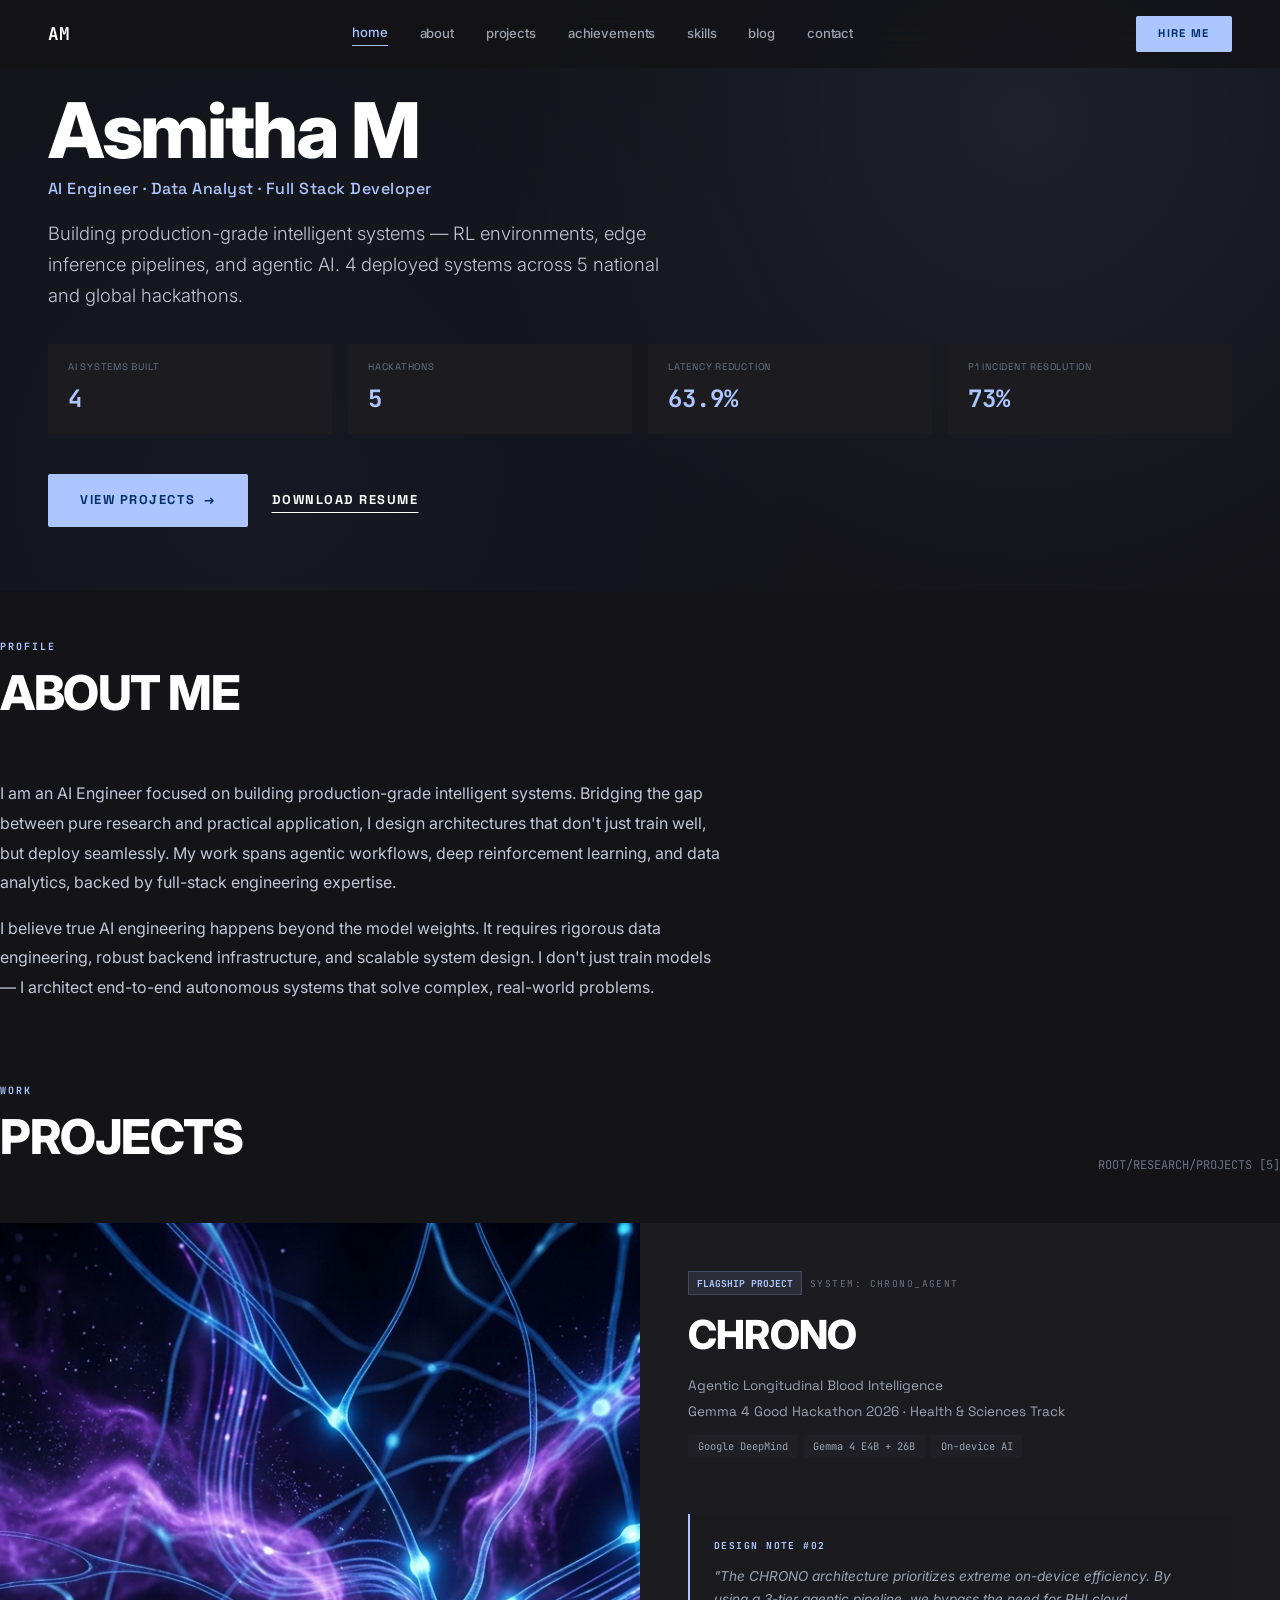
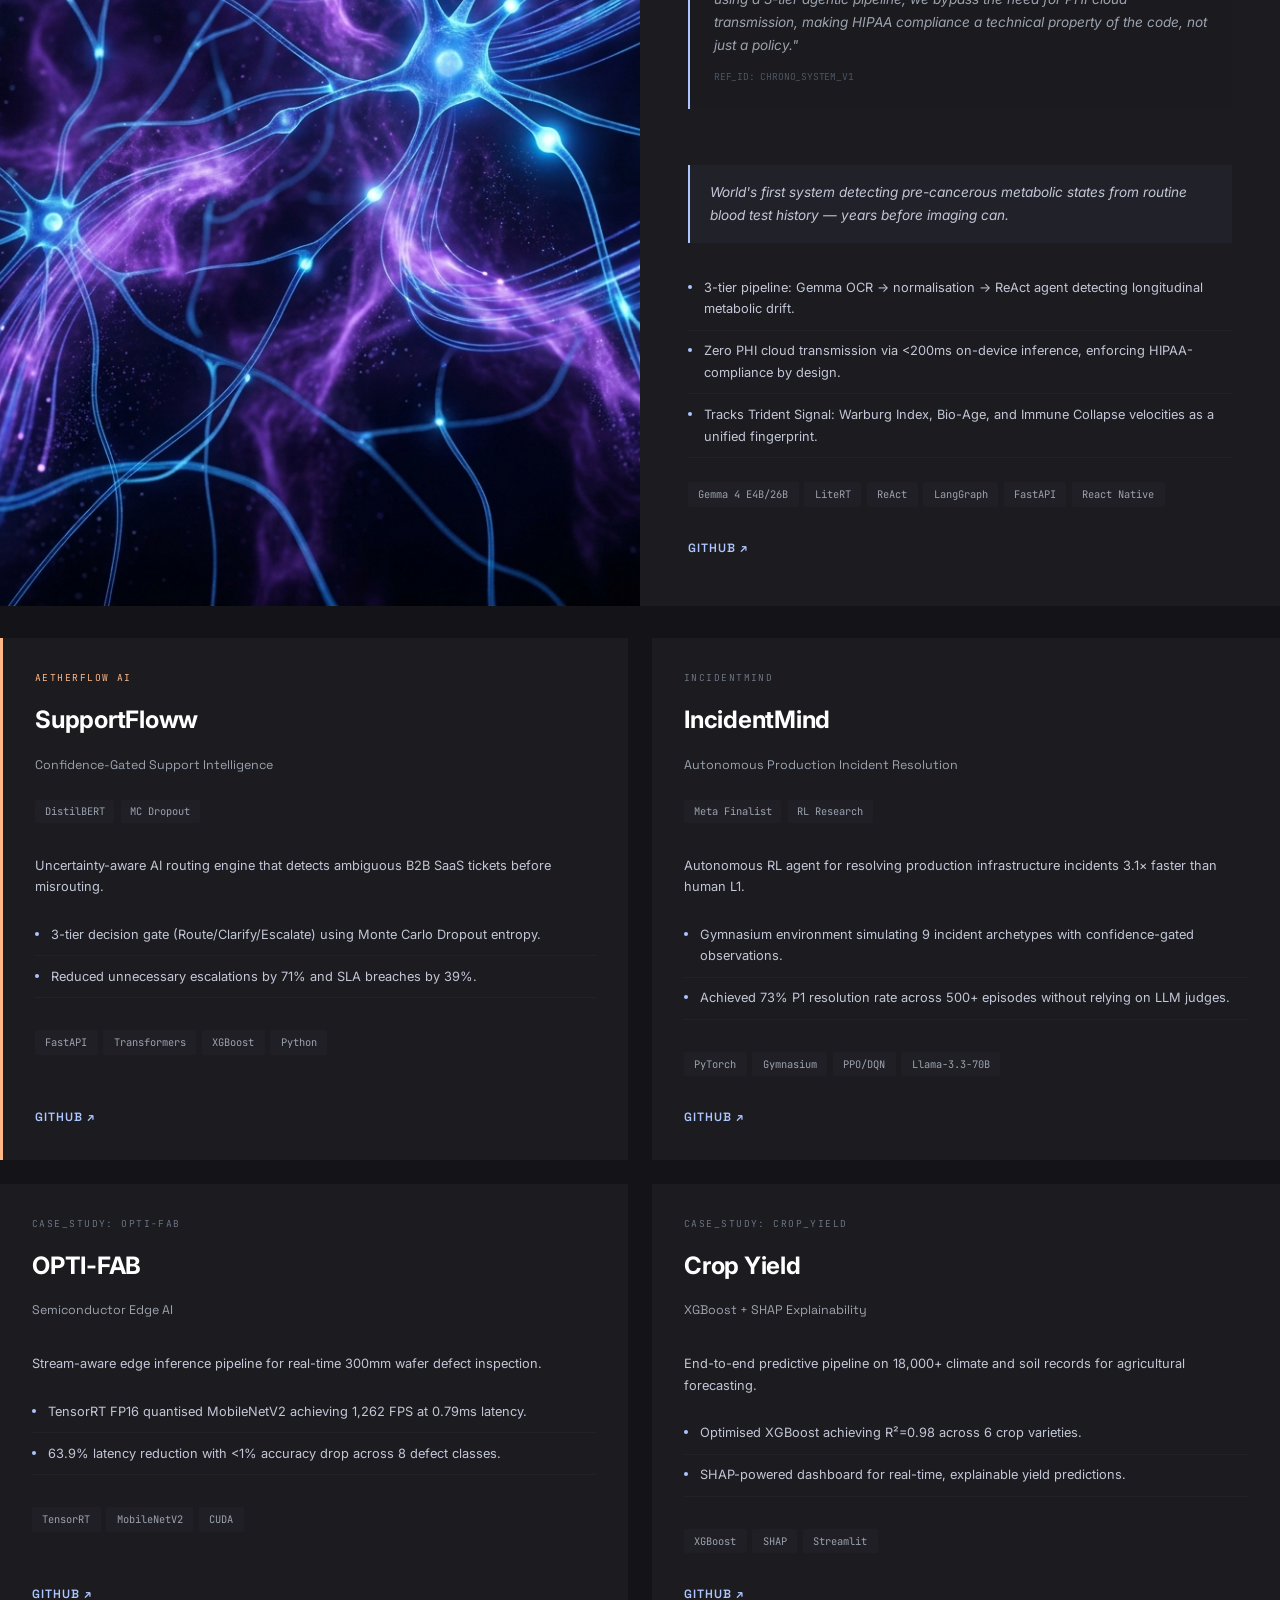
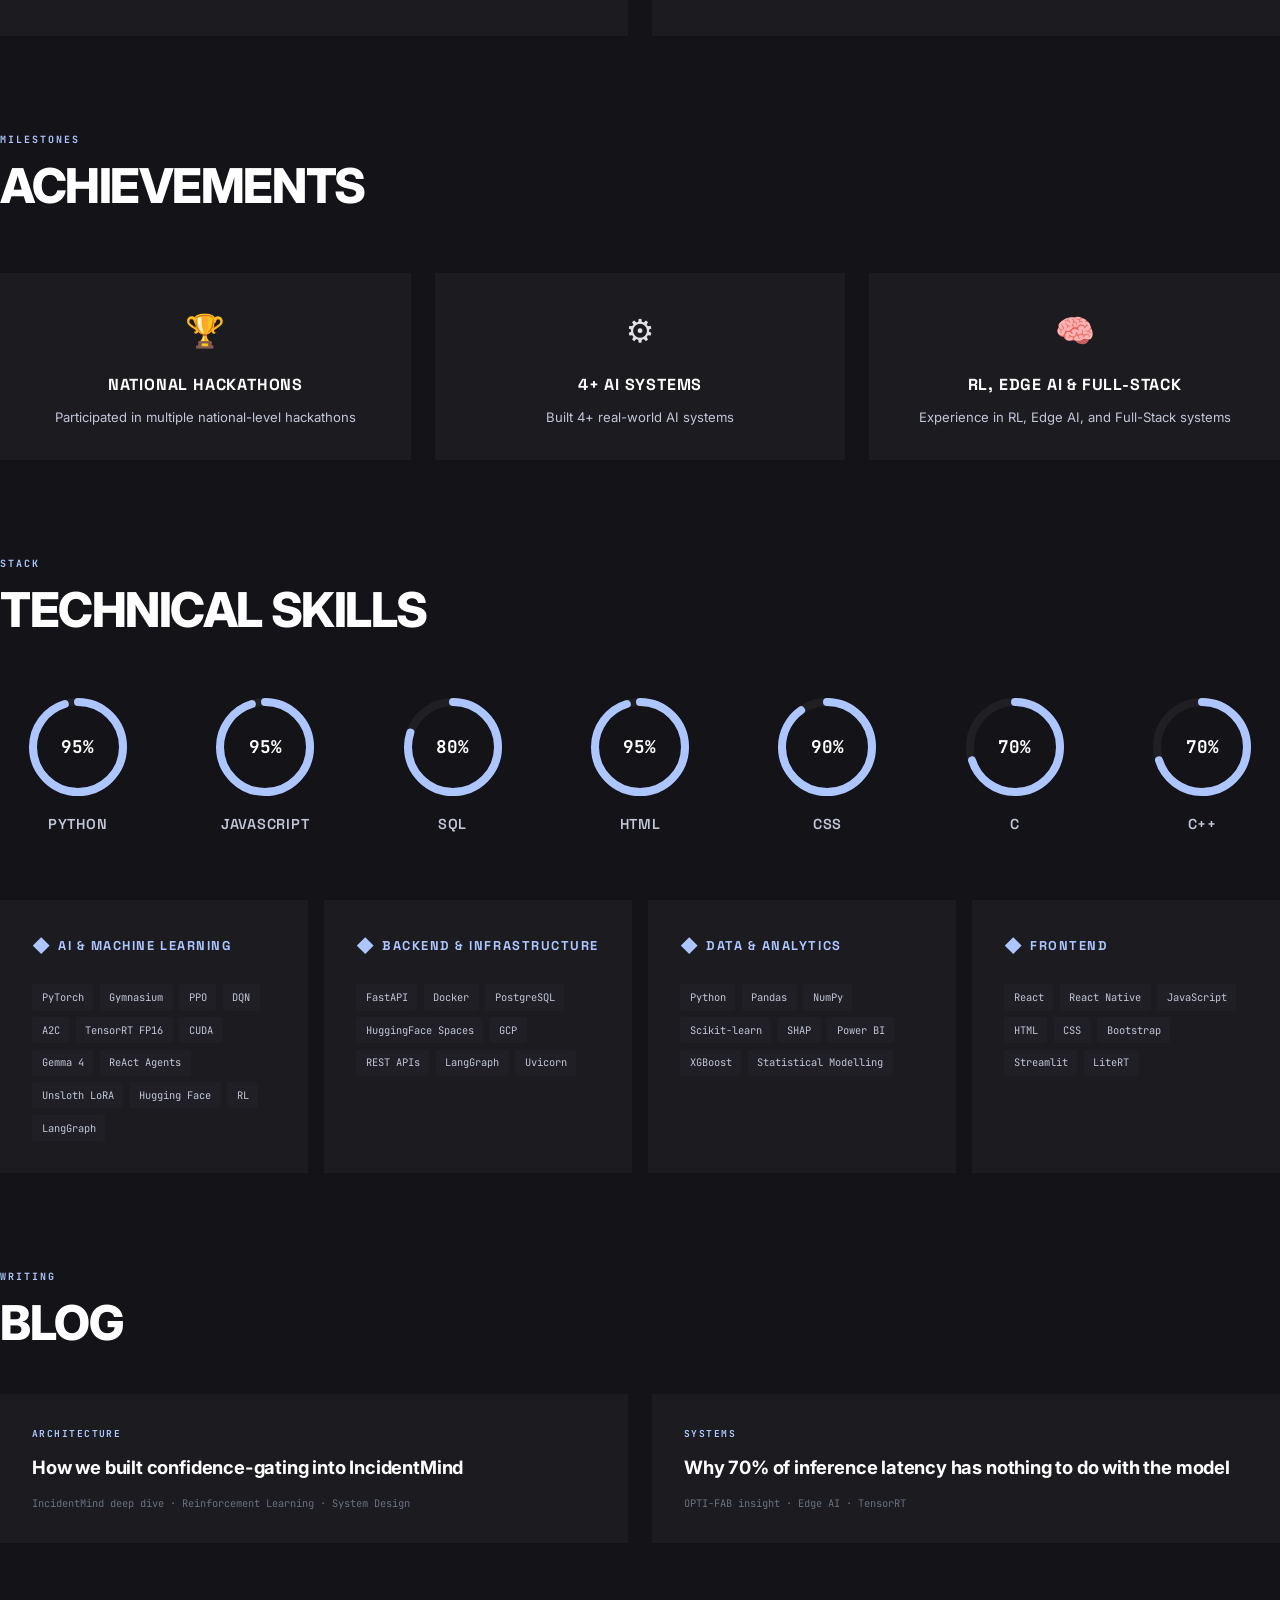
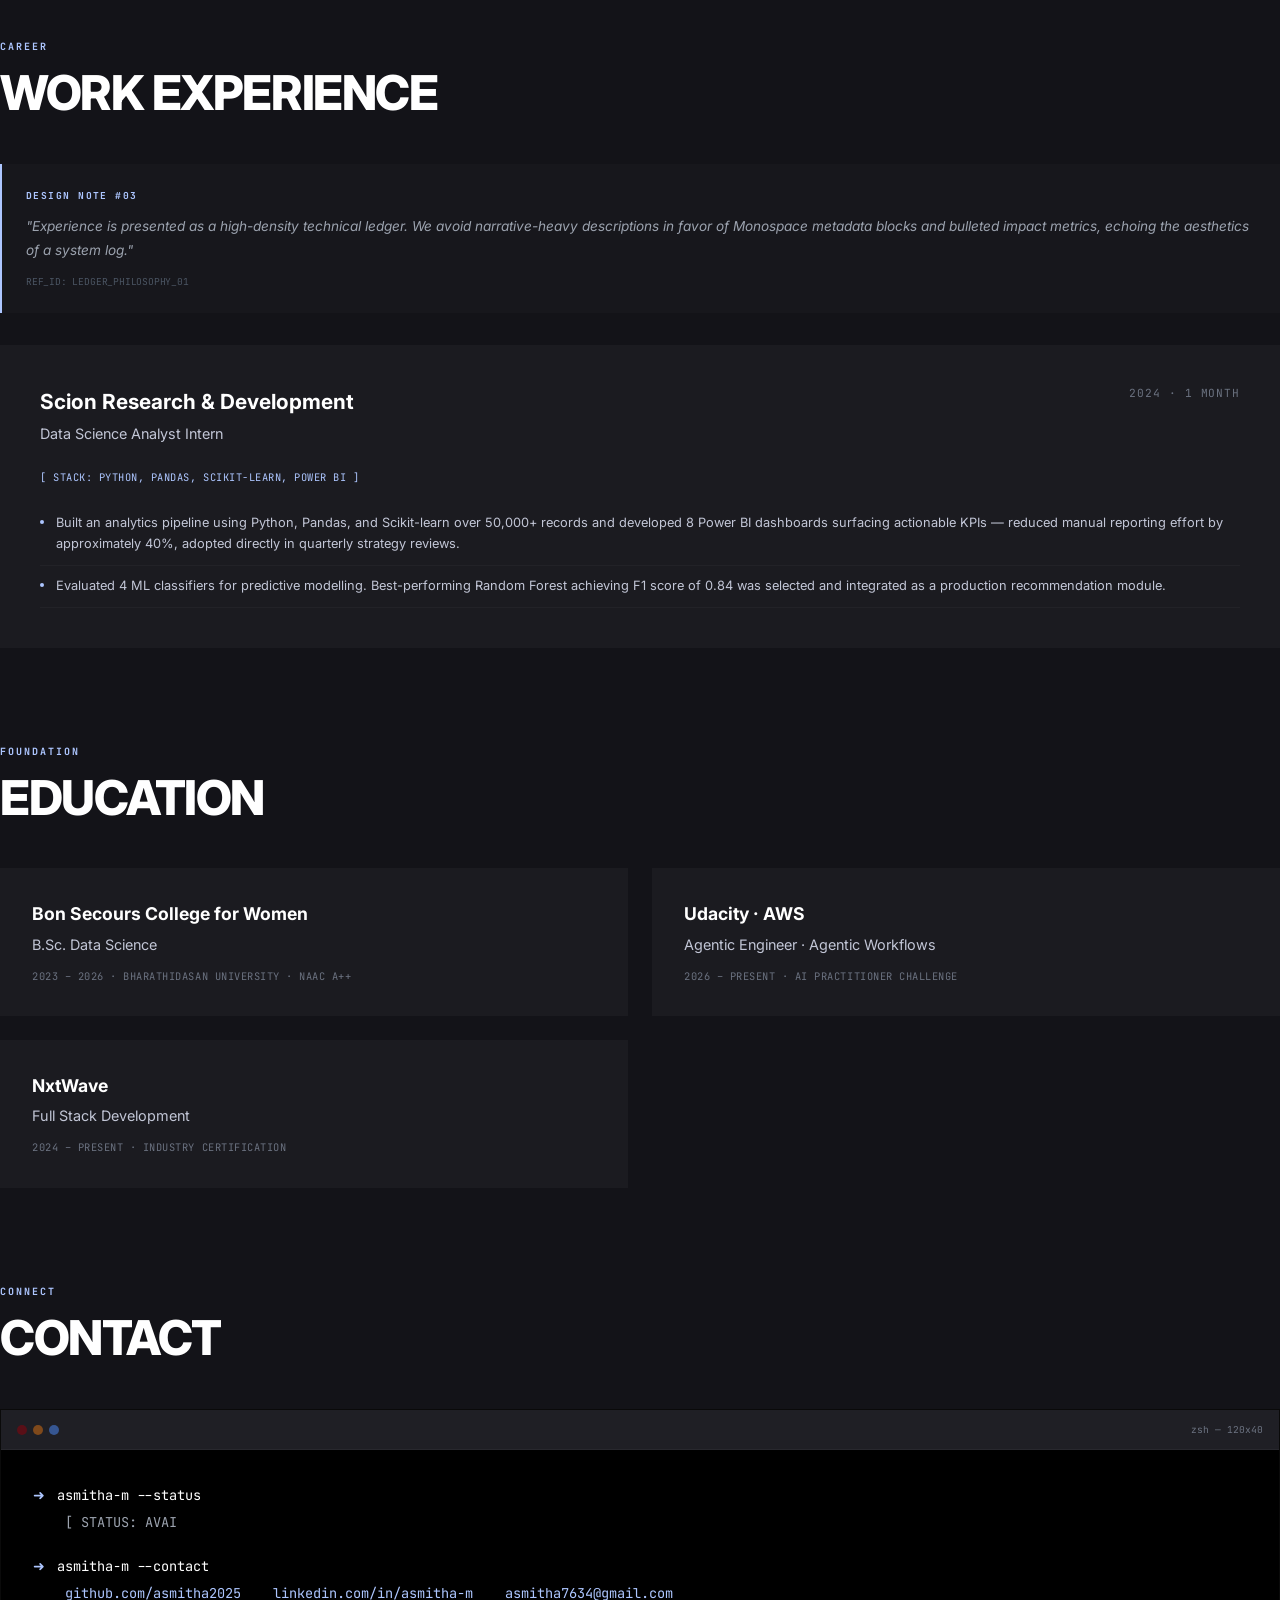
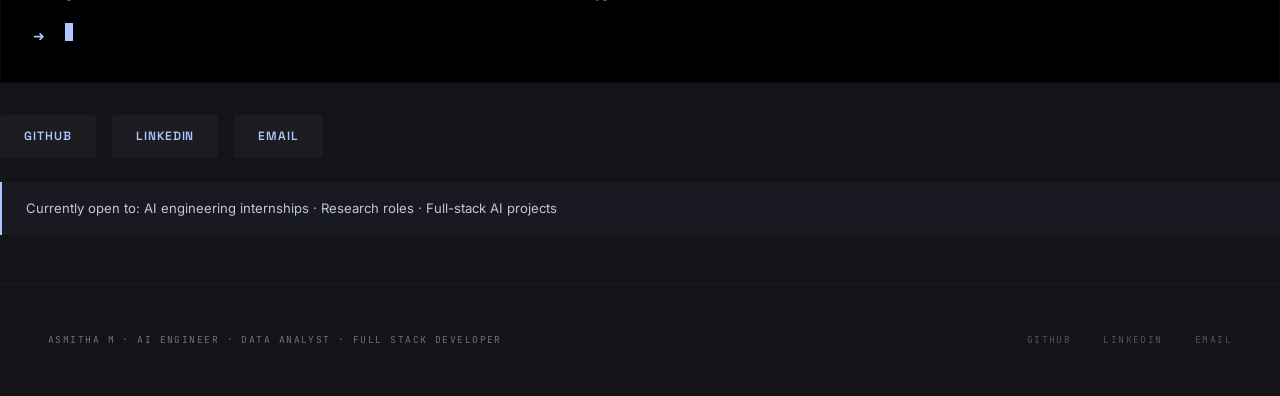
<file: index.html>
<!DOCTYPE html>
<html lang="en">
<head>
  <meta charset="utf-8"/>
  <meta name="viewport" content="width=device-width, initial-scale=1.0"/>
  <title>Asmitha M — AI Engineer · Portfolio</title>
  <meta name="description" content="Asmitha M — AI Engineer, Data Analyst, and Full Stack Developer. Building production-grade intelligent systems including RL environments, edge inference pipelines, and autonomous AI systems."/>
  <link rel="stylesheet" href="styles.css"/>
</head>
<body>

<!-- ═══════════ HEADER ═══════════ -->
<header class="header" id="site-header">
  <div class="header-logo">AM</div>
  <nav class="header-nav" id="main-nav">
    <a href="#home" class="active">home</a>
    <a href="#about">about</a>
    <a href="#projects">projects</a>
    <a href="#achievements">achievements</a>
    <a href="#skills">skills</a>
    <a href="#blog">blog</a>
    <a href="#contact">contact</a>
  </nav>
  <div class="mobile-toggle" id="mobile-toggle" onclick="document.getElementById('main-nav').classList.toggle('open')">
    <span></span><span></span><span></span>
  </div>
  <a href="#contact" class="btn-hire">Hire Me</a>
</header>

<!-- ═══════════ HERO ═══════════ -->
<section class="hero container" id="home">
  <div>
      <h1 class="display-lg">Asmitha M</h1>
      <p class="hero-subtitle" style="margin-top:0.5rem; font-size:1rem; color:var(--primary); font-weight:500; font-family:'Space Grotesk',sans-serif; letter-spacing:0.03em;">
        AI Engineer · Data Analyst · Full Stack Developer
      </p>
      <p class="hero-subtitle">
        Building production-grade intelligent systems — RL environments, edge inference pipelines, and agentic AI. 4 deployed systems across 5 national and global hackathons.
      </p>
      <div class="hero-stats stagger">
        <div class="stat-box">
          <div class="stat-label">AI Systems Built</div>
          <div class="stat-value">4</div>
        </div>
        <div class="stat-box">
          <div class="stat-label">Hackathons</div>
          <div class="stat-value">5</div>
        </div>
        <div class="stat-box">
          <div class="stat-label">Latency Reduction</div>
          <div class="stat-value">63.9%</div>
        </div>
        <div class="stat-box">
          <div class="stat-label">P1 Incident Resolution</div>
          <div class="stat-value">73%</div>
        </div>
      </div>
      <div class="hero-actions">
        <a href="#projects" class="btn-primary">View Projects <span class="arrow">→</span></a>
        <a href="asmitha1.pdf" download class="btn-secondary">Download Resume</a>
      </div>
  </div>
</section>

<!-- ═══════════ ABOUT ME ═══════════ -->
<section class="about container" id="about">
  <div class="section-header">
    <div>
      <div class="section-label">PROFILE</div>
      <h2 class="section-title">About Me</h2>
    </div>
  </div>
  <div class="about-content fade-in">
    <p>I am an AI Engineer focused on building production-grade intelligent systems. Bridging the gap between pure research and practical application, I design architectures that don't just train well, but deploy seamlessly. My work spans agentic workflows, deep reinforcement learning, and data analytics, backed by full-stack engineering expertise.</p>
    <p>I believe true AI engineering happens beyond the model weights. It requires rigorous data engineering, robust backend infrastructure, and scalable system design. I don't just train models — I architect end-to-end autonomous systems that solve complex, real-world problems.</p>
  </div>
</section>

<!-- ═══════════ PROJECTS ═══════════ -->
<section class="projects container" id="projects">
  <div class="section-header">
    <div>
      <div class="section-label">WORK</div>
      <h2 class="section-title">Projects</h2>
    </div>
    <span class="font-mono" style="font-size:0.75rem; color:var(--neutral-500);">ROOT/RESEARCH/PROJECTS [5]</span>
  </div>

  <!-- ── CHRONO — Flagship ── -->
  <div class="flagship-card fade-in">
    <div class="flagship-grid">
      <div class="flagship-img">
        <img src="chrono_hero.png" alt="Abstract neural network visualization representing CHRONO's metabolic intelligence system"/>
      </div>
      <div class="flagship-content">
        <div>
          <div class="badge-row">
            <span class="badge-flagship">FLAGSHIP PROJECT</span>
            <span class="badge-system">SYSTEM: CHRONO_AGENT</span>
          </div>
          <h3 class="project-title">CHRONO</h3>
          <p class="project-subtitle">Agentic Longitudinal Blood Intelligence</p>
          <p class="project-subtitle" style="margin-top:0.25rem;">Gemma 4 Good Hackathon 2026 · Health & Sciences Track</p>
          <div class="project-badges" style="margin-top:0.75rem;">
            <span class="project-badge-sm">Google DeepMind</span>
            <span class="project-badge-sm">Gemma 4 E4B + 26B</span>
            <span class="project-badge-sm">On-device AI</span>
          </div>
        </div>

        <div class="design-note">
          <div class="design-note-header">
            <span>Design Note #02</span>
          </div>
          <p>"The CHRONO architecture prioritizes extreme on-device efficiency. By using a 3-tier agentic pipeline, we bypass the need for PHI cloud transmission, making HIPAA compliance a technical property of the code, not just a policy."</p>
          <div class="ref">REF_ID: CHRONO_SYSTEM_V1</div>
        </div>

        <div class="project-quote">
          World's first system detecting pre-cancerous metabolic states from routine blood test history — years before imaging can.
        </div>
        <ul class="project-bullets">
          <li>3-tier pipeline: Gemma OCR → normalisation → ReAct agent detecting longitudinal metabolic drift.</li>
          <li>Zero PHI cloud transmission via &lt;200ms on-device inference, enforcing HIPAA-compliance by design.</li>
          <li>Tracks Trident Signal: Warburg Index, Bio-Age, and Immune Collapse velocities as a unified fingerprint.</li>
        </ul>
        <div class="stack-pills">
          <span class="stack-pill">Gemma 4 E4B/26B</span>
          <span class="stack-pill">LiteRT</span>
          <span class="stack-pill">ReAct</span>
          <span class="stack-pill">LangGraph</span>
          <span class="stack-pill">FastAPI</span>
          <span class="stack-pill">React Native</span>
        </div>
        <div class="project-links">
          <a href="https://github.com/asmitha2025/CHRONO-V1" class="project-link" target="_blank">GitHub ↗</a>
        </div>
      </div>
    </div>
  </div>

  <!-- ── Secondary Projects Grid ── -->
  <div class="projects-grid">

    <!-- SupportFloww -->
    <div class="project-card accent-left fade-in">
      <div class="badge-row">
        <span class="badge-system" style="color:var(--tertiary);">AETHERFLOW AI</span>
      </div>
      <h3 class="card-title">SupportFloww</h3>
      <p class="card-subtitle">Confidence-Gated Support Intelligence</p>
      <div class="project-badges" style="margin-top:0.5rem;">
        <span class="project-badge-sm">DistilBERT</span>
        <span class="project-badge-sm">MC Dropout</span>
      </div>
      <p class="card-tagline" style="margin-top:1rem;">Uncertainty-aware AI routing engine that detects ambiguous B2B SaaS tickets before misrouting.</p>
      <ul class="project-bullets">
        <li>3-tier decision gate (Route/Clarify/Escalate) using Monte Carlo Dropout entropy.</li>
        <li>Reduced unnecessary escalations by 71% and SLA breaches by 39%.</li>
      </ul>
      <div class="stack-pills" style="margin-top:1rem;">
        <span class="stack-pill">FastAPI</span>
        <span class="stack-pill">Transformers</span>
        <span class="stack-pill">XGBoost</span>
        <span class="stack-pill">Python</span>
      </div>
      <div class="project-links" style="margin-top:auto; padding-top:1rem;">
        <a href="https://github.com/asmitha2025/supportfloww" class="project-link" target="_blank">GitHub ↗</a>
      </div>
    </div>

    <!-- IncidentMind -->
    <div class="project-card fade-in">
      <div class="badge-row">
        <span class="badge-system">INCIDENTMIND</span>
      </div>
      <h3 class="card-title">IncidentMind</h3>
      <p class="card-subtitle">Autonomous Production Incident Resolution</p>
      <div class="project-badges" style="margin-top:0.5rem;">
        <span class="project-badge-sm">Meta Finalist</span>
        <span class="project-badge-sm">RL Research</span>
      </div>
      <p class="card-tagline" style="margin-top:1rem;">Autonomous RL agent for resolving production infrastructure incidents 3.1× faster than human L1.</p>
      <ul class="project-bullets">
        <li>Gymnasium environment simulating 9 incident archetypes with confidence-gated observations.</li>
        <li>Achieved 73% P1 resolution rate across 500+ episodes without relying on LLM judges.</li>
      </ul>
      <div class="stack-pills" style="margin-top:1rem;">
        <span class="stack-pill">PyTorch</span>
        <span class="stack-pill">Gymnasium</span>
        <span class="stack-pill">PPO/DQN</span>
        <span class="stack-pill">Llama-3.3-70B</span>
      </div>
      <div class="project-links" style="margin-top:auto; padding-top:1rem;">
        <a href="https://github.com/asmitha2025/Incidentmind-v1" class="project-link" target="_blank">GitHub ↗</a>
      </div>
    </div>

    <!-- OPTI-FAB -->
    <div class="project-card fade-in">
      <div class="badge-row">
        <span class="badge-system">CASE_STUDY: OPTI-FAB</span>
      </div>
      <h3 class="card-title">OPTI-FAB</h3>
      <p class="card-subtitle">Semiconductor Edge AI</p>
      <p class="card-tagline" style="margin-top:1rem;">Stream-aware edge inference pipeline for real-time 300mm wafer defect inspection.</p>
      <ul class="project-bullets">
        <li>TensorRT FP16 quantised MobileNetV2 achieving 1,262 FPS at 0.79ms latency.</li>
        <li>63.9% latency reduction with &lt;1% accuracy drop across 8 defect classes.</li>
      </ul>
      <div class="stack-pills" style="margin-top:1rem;">
        <span class="stack-pill">TensorRT</span>
        <span class="stack-pill">MobileNetV2</span>
        <span class="stack-pill">CUDA</span>
      </div>
      <div class="project-links" style="margin-top:auto; padding-top:1rem;">
        <a href="https://github.com/asmitha2025/Opti-fab-latency-" class="project-link" target="_blank">GitHub ↗</a>
      </div>
    </div>

    <!-- Crop Yield -->
    <div class="project-card fade-in">
      <div class="badge-row">
        <span class="badge-system">CASE_STUDY: CROP_YIELD</span>
      </div>
      <h3 class="card-title">Crop Yield</h3>
      <p class="card-subtitle">XGBoost + SHAP Explainability</p>
      <p class="card-tagline" style="margin-top:1rem;">End-to-end predictive pipeline on 18,000+ climate and soil records for agricultural forecasting.</p>
      <ul class="project-bullets">
        <li>Optimised XGBoost achieving R²=0.98 across 6 crop varieties.</li>
        <li>SHAP-powered dashboard for real-time, explainable yield predictions.</li>
      </ul>
      <div class="stack-pills" style="margin-top:1rem;">
        <span class="stack-pill">XGBoost</span>
        <span class="stack-pill">SHAP</span>
        <span class="stack-pill">Streamlit</span>
      </div>
      <div class="project-links" style="margin-top:auto; padding-top:1rem;">
        <a href="https://github.com/asmitha2025/crop-yield-prediction" class="project-link" target="_blank">GitHub ↗</a>
      </div>
    </div>
  </div>
</section>

<!-- ═══════════ ACHIEVEMENTS ═══════════ -->
<section class="achievements container" id="achievements">
  <div class="section-header">
    <div>
      <div class="section-label">MILESTONES</div>
      <h2 class="section-title">Achievements</h2>
    </div>
  </div>
  <div class="achievements-grid stagger">
    <div class="achievement-card fade-in">
      <div class="achievement-icon">🏆</div>
      <h3>National Hackathons</h3>
      <p>Participated in multiple national-level hackathons</p>
    </div>
    <div class="achievement-card fade-in">
      <div class="achievement-icon">⚙️</div>
      <h3>4+ AI Systems</h3>
      <p>Built 4+ real-world AI systems</p>
    </div>
    <div class="achievement-card fade-in">
      <div class="achievement-icon">🧠</div>
      <h3>RL, Edge AI & Full-Stack</h3>
      <p>Experience in RL, Edge AI, and Full-Stack systems</p>
    </div>
  </div>
</section>

<!-- ═══════════ SKILLS ═══════════ -->
<section class="skills container" id="skills">
  <div class="section-label">STACK</div>
  <h2 class="section-title">Technical Skills</h2>

  <!-- ── Programming Languages (Circular) ── -->
  <div class="circular-skills stagger">
    <div class="circular-skill">
      <div class="progress-ring">
        <svg>
          <circle class="progress-ring-circle-bg" cx="50" cy="50" r="45"></circle>
          <circle class="progress-ring-circle" cx="50" cy="50" r="45" stroke-dasharray="283" stroke-dashoffset="283" data-percent="95"></circle>
        </svg>
        <div class="progress-value">95%</div>
      </div>
      <span class="skill-name">Python</span>
    </div>
    <div class="circular-skill">
      <div class="progress-ring">
        <svg>
          <circle class="progress-ring-circle-bg" cx="50" cy="50" r="45"></circle>
          <circle class="progress-ring-circle" cx="50" cy="50" r="45" stroke-dasharray="283" stroke-dashoffset="283" data-percent="95"></circle>
        </svg>
        <div class="progress-value">95%</div>
      </div>
      <span class="skill-name">JavaScript</span>
    </div>
    <div class="circular-skill">
      <div class="progress-ring">
        <svg>
          <circle class="progress-ring-circle-bg" cx="50" cy="50" r="45"></circle>
          <circle class="progress-ring-circle" cx="50" cy="50" r="45" stroke-dasharray="283" stroke-dashoffset="283" data-percent="80"></circle>
        </svg>
        <div class="progress-value">80%</div>
      </div>
      <span class="skill-name">SQL</span>
    </div>
    <div class="circular-skill">
      <div class="progress-ring">
        <svg>
          <circle class="progress-ring-circle-bg" cx="50" cy="50" r="45"></circle>
          <circle class="progress-ring-circle" cx="50" cy="50" r="45" stroke-dasharray="283" stroke-dashoffset="283" data-percent="95"></circle>
        </svg>
        <div class="progress-value">95%</div>
      </div>
      <span class="skill-name">HTML</span>
    </div>
    <div class="circular-skill">
      <div class="progress-ring">
        <svg>
          <circle class="progress-ring-circle-bg" cx="50" cy="50" r="45"></circle>
          <circle class="progress-ring-circle" cx="50" cy="50" r="45" stroke-dasharray="283" stroke-dashoffset="283" data-percent="90"></circle>
        </svg>
        <div class="progress-value">90%</div>
      </div>
      <span class="skill-name">CSS</span>
    </div>
    <div class="circular-skill">
      <div class="progress-ring">
        <svg>
          <circle class="progress-ring-circle-bg" cx="50" cy="50" r="45"></circle>
          <circle class="progress-ring-circle" cx="50" cy="50" r="45" stroke-dasharray="283" stroke-dashoffset="283" data-percent="70"></circle>
        </svg>
        <div class="progress-value">70%</div>
      </div>
      <span class="skill-name">C</span>
    </div>
    <div class="circular-skill">
      <div class="progress-ring">
        <svg>
          <circle class="progress-ring-circle-bg" cx="50" cy="50" r="45"></circle>
          <circle class="progress-ring-circle" cx="50" cy="50" r="45" stroke-dasharray="283" stroke-dashoffset="283" data-percent="70"></circle>
        </svg>
        <div class="progress-value">70%</div>
      </div>
      <span class="skill-name">C++</span>
    </div>
  </div>

  <div class="skills-grid stagger">
    <div class="skill-group">
      <div class="skill-group-header">
        <span style="font-size:1.1rem;">◆</span>
        <h3>AI & Machine Learning</h3>
      </div>
      <div class="skill-list">
        <span class="skill-tag">PyTorch</span><span class="skill-tag">Gymnasium</span><span class="skill-tag">PPO</span><span class="skill-tag">DQN</span><span class="skill-tag">A2C</span><span class="skill-tag">TensorRT FP16</span><span class="skill-tag">CUDA</span><span class="skill-tag">Gemma 4</span><span class="skill-tag">ReAct Agents</span><span class="skill-tag">Unsloth LoRA</span><span class="skill-tag">Hugging Face</span><span class="skill-tag">RL</span><span class="skill-tag">LangGraph</span>
      </div>
    </div>
    <div class="skill-group">
      <div class="skill-group-header">
        <span style="font-size:1.1rem;">◆</span>
        <h3>Backend & Infrastructure</h3>
      </div>
      <div class="skill-list">
        <span class="skill-tag">FastAPI</span><span class="skill-tag">Docker</span><span class="skill-tag">PostgreSQL</span><span class="skill-tag">HuggingFace Spaces</span><span class="skill-tag">GCP</span><span class="skill-tag">REST APIs</span><span class="skill-tag">LangGraph</span><span class="skill-tag">Uvicorn</span>
      </div>
    </div>
    <div class="skill-group">
      <div class="skill-group-header">
        <span style="font-size:1.1rem;">◆</span>
        <h3>Data & Analytics</h3>
      </div>
      <div class="skill-list">
        <span class="skill-tag">Python</span><span class="skill-tag">Pandas</span><span class="skill-tag">NumPy</span><span class="skill-tag">Scikit-learn</span><span class="skill-tag">SHAP</span><span class="skill-tag">Power BI</span><span class="skill-tag">XGBoost</span><span class="skill-tag">Statistical Modelling</span>
      </div>
    </div>
    <div class="skill-group">
      <div class="skill-group-header">
        <span style="font-size:1.1rem;">◆</span>
        <h3>Frontend</h3>
      </div>
      <div class="skill-list">
        <span class="skill-tag">React</span><span class="skill-tag">React Native</span><span class="skill-tag">JavaScript</span><span class="skill-tag">HTML</span><span class="skill-tag">CSS</span><span class="skill-tag">Bootstrap</span><span class="skill-tag">Streamlit</span><span class="skill-tag">LiteRT</span>
      </div>
    </div>
  </div>
</section>

<!-- ═══════════ BLOG ═══════════ -->
<section class="blog container" id="blog">
  <div class="section-label">WRITING</div>
  <h2 class="section-title">Blog</h2>
  <div class="blog-grid">
    <div class="blog-card fade-in">
      <div class="blog-tag">Architecture</div>
      <h3>How we built confidence-gating into IncidentMind</h3>
      <div class="blog-meta">IncidentMind deep dive · Reinforcement Learning · System Design</div>
    </div>
    <div class="blog-card fade-in">
      <div class="blog-tag">Systems</div>
      <h3>Why 70% of inference latency has nothing to do with the model</h3>
      <div class="blog-meta">OPTI-FAB insight · Edge AI · TensorRT</div>
    </div>
  </div>
</section>

<!-- ═══════════ EXPERIENCE ═══════════ -->
<section class="experience container" id="experience">
  <div class="section-label">CAREER</div>
  <h2 class="section-title">Work Experience</h2>
  <div class="design-note">
    <div class="design-note-header">
      <span>Design Note #03</span>
    </div>
    <p>"Experience is presented as a high-density technical ledger. We avoid narrative-heavy descriptions in favor of Monospace metadata blocks and bulleted impact metrics, echoing the aesthetics of a system log."</p>
    <div class="ref">REF_ID: LEDGER_PHILOSOPHY_01</div>
  </div>
  <div class="exp-card fade-in">
    <div class="exp-header">
      <div>
        <div class="exp-company">Scion Research & Development</div>
        <div class="exp-role">Data Science Analyst Intern</div>
      </div>
      <div class="exp-duration">2024 · 1 month</div>
    </div>
    <div class="font-mono" style="font-size:0.65rem; color:var(--primary); margin-bottom:1rem; text-transform:uppercase; letter-spacing:0.05em;">
      [ STACK: Python, Pandas, Scikit-learn, Power BI ]
    </div>
    <ul class="project-bullets">
      <li>Built an analytics pipeline using Python, Pandas, and Scikit-learn over 50,000+ records and developed 8 Power BI dashboards surfacing actionable KPIs — reduced manual reporting effort by approximately 40%, adopted directly in quarterly strategy reviews.</li>
      <li>Evaluated 4 ML classifiers for predictive modelling. Best-performing Random Forest achieving F1 score of 0.84 was selected and integrated as a production recommendation module.</li>
    </ul>
  </div>
</section>

<!-- ═══════════ EDUCATION ═══════════ -->
<section class="education container" id="education">
  <div class="section-label">FOUNDATION</div>
  <h2 class="section-title">Education</h2>
  <div class="edu-grid">
    <div class="edu-card fade-in">
      <div class="edu-institution">Bon Secours College for Women</div>
      <div class="edu-degree">B.Sc. Data Science</div>
      <div class="edu-meta">2023 – 2026 · Bharathidasan University · NAAC A++</div>
    </div>
    <div class="edu-card fade-in">
      <div class="edu-institution">Udacity · AWS</div>
      <div class="edu-degree">Agentic Engineer · Agentic Workflows</div>
      <div class="edu-meta">2026 – Present · AI Practitioner Challenge</div>
    </div>
    <div class="edu-card fade-in">
      <div class="edu-institution">NxtWave</div>
      <div class="edu-degree">Full Stack Development</div>
      <div class="edu-meta">2024 – Present · Industry Certification</div>
    </div>
  </div>
</section>

<!-- ═══════════ CONTACT ═══════════ -->
<section class="contact container" id="contact">
  <div class="section-label">CONNECT</div>
  <h2 class="section-title">Contact</h2>
  <div class="terminal fade-in">
    <div class="terminal-bar">
      <div class="terminal-dots">
        <div class="terminal-dot r"></div>
        <div class="terminal-dot y"></div>
        <div class="terminal-dot g"></div>
      </div>
      <div class="terminal-label">zsh — 120x40</div>
    </div>
    <div class="terminal-body">
      <div class="terminal-prompt"><span class="arrow">➜</span><span class="cmd">asmitha-m --status</span></div>
      <div class="terminal-output" id="terminal-output">
        [ STATUS: AVAILABLE_FOR_HIRE ]<br/>
        [ EMAIL: asmitha7634@gmail.com ]<br/>
        [ INTERESTS: Data Engineer, Full Stack Developer, AI Engineer, Data Analyst ]
      </div>
      <div class="terminal-prompt" style="margin-top:1rem;"><span class="arrow">➜</span><span class="cmd">asmitha-m --contact</span></div>
      <div class="terminal-links">
        <a href="https://github.com/asmitha2025" target="_blank">github.com/asmitha2025</a>
        <a href="https://www.linkedin.com/in/asmitha-m-1695b331b/" target="_blank">linkedin.com/in/asmitha-m</a>
        <a href="mailto:asmitha7634@gmail.com">asmitha7634@gmail.com</a>
      </div>
      <div class="terminal-prompt" style="margin-top:1rem;"><span class="arrow">➜</span><span class="terminal-cursor"></span></div>
    </div>
  </div>
  <div class="contact-actions">
    <a href="https://github.com/asmitha2025" target="_blank" class="contact-btn">GitHub</a>
    <a href="https://www.linkedin.com/in/asmitha-m-1695b331b/" target="_blank" class="contact-btn">LinkedIn</a>
    <a href="mailto:asmitha7634@gmail.com" class="contact-btn">Email</a>
  </div>
  <div class="open-to">
    Currently open to: AI engineering internships · Research roles · Full-stack AI projects
  </div>
</section>

<!-- ═══════════ FOOTER ═══════════ -->
<footer class="footer">
  <div class="footer-text">Asmitha M · AI Engineer · Data Analyst · Full Stack Developer</div>
  <div class="footer-links">
    <a href="https://github.com/asmitha2025" target="_blank">GitHub</a>
    <a href="https://www.linkedin.com/in/asmitha-m-1695b331b/" target="_blank">LinkedIn</a>
    <a href="mailto:asmitha7634@gmail.com">Email</a>
  </div>
</footer>

<!-- ═══════════ JS ═══════════ -->
<script>
// Scroll-based header shadow
const header = document.getElementById('site-header');
window.addEventListener('scroll', () => {
  header.classList.toggle('scrolled', window.scrollY > 40);
});

// Intersection Observer — fade-in + stagger
const observer = new IntersectionObserver((entries) => {
  entries.forEach(e => { if (e.isIntersecting) { e.target.classList.add('visible'); observer.unobserve(e.target); } });
}, { threshold: 0.15, rootMargin: '0px 0px -40px 0px' });
document.querySelectorAll('.fade-in, .stagger').forEach(el => observer.observe(el));

// Active nav link tracking
const sections = document.querySelectorAll('section[id]');
const navLinks = document.querySelectorAll('.header-nav a');
window.addEventListener('scroll', () => {
  let current = '';
  sections.forEach(s => { if (window.scrollY >= s.offsetTop - 200) current = s.getAttribute('id'); });
  navLinks.forEach(a => {
    a.classList.remove('active');
    if (a.getAttribute('href') === '#' + current) a.classList.add('active');
  });
});

// Close mobile nav on link click
navLinks.forEach(a => a.addEventListener('click', () => {
  document.getElementById('main-nav').classList.remove('open');
}));

// Terminal Typing Effect
const terminalLines = [
  '[ STATUS: AVAILABLE_FOR_HIRE ]',
  '[ EMAIL: asmitha7634@gmail.com ]',
  '[ INTERESTS: Data Engineer, Full Stack Developer, AI Engineer, Data Analyst ]'
];
const terminalOutput = document.getElementById('terminal-output');
if (terminalOutput) {
  terminalOutput.innerHTML = '';
  let lineIdx = 0;
  function typeLine() {
    if (lineIdx < terminalLines.length) {
      let charIdx = 0;
      let lineElem = document.createElement('div');
      terminalOutput.appendChild(lineElem);
      function typeChar() {
        if (charIdx < terminalLines[lineIdx].length) {
          lineElem.textContent += terminalLines[lineIdx][charIdx];
          charIdx++;
          setTimeout(typeChar, 30);
        } else {
          lineIdx++;
          setTimeout(typeLine, 500);
        }
      }
      typeChar();
    }
  }
  
  // Start typing when section is visible
  const terminalObserver = new IntersectionObserver((entries) => {
    if (entries[0].isIntersecting) {
      typeLine();
      terminalObserver.unobserve(entries[0].target);
    }
  }, { threshold: 0.5 });
  terminalObserver.observe(terminalOutput);
}

// Circular Skills Animation
const skillCircles = document.querySelectorAll('.progress-ring-circle');
const skillObserver = new IntersectionObserver((entries) => {
  entries.forEach(entry => {
    if (entry.isIntersecting) {
      const circle = entry.target;
      const percent = circle.getAttribute('data-percent');
      const offset = 283 - (283 * percent) / 100;
      circle.style.strokeDashoffset = offset;
      skillObserver.unobserve(circle);
    }
  });
}, { threshold: 0.5 });

skillCircles.forEach(circle => skillObserver.observe(circle));
</script>
</body>
</html>
</file>
<file: styles.css>
/* ═══════════════════════════════════════════════════════
   DESIGN SYSTEM — Architectural Monograph
   Obsidian foundation · Tonal layering · No-border rule
   ═══════════════════════════════════════════════════════ */

@import url('https://fonts.googleapis.com/css2?family=Inter:wght@300;400;500;600;700;800;900&family=JetBrains+Mono:wght@400;500;600;700&family=Space+Grotesk:wght@400;500;600;700&display=swap');

/* ── Tokens ── */
:root {
  --bg: #131318;
  --surface: #131318;
  --surface-low: #1b1b20;
  --surface-container: #1f1f25;
  --surface-high: #2a292f;
  --surface-highest: #35343a;
  --surface-lowest: #0e0e13;
  --primary: #adc6ff;
  --primary-container: #4d8eff;
  --tertiary: #ffb786;
  --tertiary-container: #df7412;
  --on-surface: #e4e1e9;
  --on-surface-variant: #c2c6d6;
  --outline: #8c909f;
  --outline-variant: #424754;
  --on-primary: #002e6a;
  --error: #ffb4ab;
  --error-container: #93000a;
  --neutral-400: #9ca3af;
  --neutral-500: #6b7280;
  --neutral-600: #4b5563;
  --neutral-900: #111827;
}

/* ── Reset ── */
*, *::before, *::after { box-sizing: border-box; margin: 0; padding: 0; }

html { scroll-behavior: smooth; font-size: 16px; }

body {
  background: var(--bg);
  color: var(--on-surface);
  font-family: 'Inter', system-ui, sans-serif;
  line-height: 1.6;
  -webkit-font-smoothing: antialiased;
  overflow-x: hidden;
}

::selection { background: var(--primary); color: var(--on-primary); }

a { color: inherit; text-decoration: none; }
ul { list-style: none; }
img { display: block; max-width: 100%; }
button { cursor: pointer; border: none; background: none; font: inherit; color: inherit; }

/* ── Typography ── */
.font-headline { font-family: 'Inter', sans-serif; }
.font-mono { font-family: 'JetBrains Mono', monospace; }
.font-label { font-family: 'Space Grotesk', sans-serif; }

.display-lg {
  font-size: clamp(3rem, 6vw, 5rem);
  font-weight: 800;
  letter-spacing: -0.03em;
  line-height: 0.92;
  color: #fff;
}

.section-label {
  font-family: 'JetBrains Mono', monospace;
  font-size: 0.625rem;
  font-weight: 700;
  text-transform: uppercase;
  letter-spacing: 0.2em;
  color: var(--primary);
}

.section-title {
  font-size: clamp(2rem, 4vw, 3rem);
  font-weight: 800;
  letter-spacing: -0.03em;
  color: #fff;
  text-transform: uppercase;
}

/* ── Layout ── */
.container { max-width: 1400px; margin: 0 auto; padding: 0 3rem; }
@media (max-width: 768px) { .container { padding: 0 1.5rem; } }

/* ── Header ── */
.header {
  position: fixed; top: 0; left: 0; right: 0; z-index: 100;
  display: flex; justify-content: space-between; align-items: center;
  padding: 1rem 3rem;
  background: rgba(19, 19, 24, 0.82);
  backdrop-filter: blur(24px);
  -webkit-backdrop-filter: blur(24px);
  transition: background 0.3s, box-shadow 0.3s;
}
.header.scrolled { background: rgba(19, 19, 24, 0.95); box-shadow: 0 1px 0 rgba(255,255,255,0.04); }
.header-logo { font-family: 'JetBrains Mono', monospace; font-weight: 700; font-size: 1.1rem; color: #fff; letter-spacing: -0.02em; }
.header-nav { display: flex; gap: 2rem; align-items: center; }
.header-nav a {
  font-family: 'Inter', sans-serif; font-weight: 500; font-size: 0.82rem;
  color: var(--neutral-400); transition: color 0.25s;
  letter-spacing: -0.01em;
}
.header-nav a:hover, .header-nav a.active { color: #fff; }
.header-nav a.active { color: var(--primary); border-bottom: 1px solid var(--primary); padding-bottom: 2px; }
.btn-hire {
  background: var(--primary); color: var(--on-primary);
  padding: 0.55rem 1.4rem; font-family: 'Space Grotesk', sans-serif;
  font-weight: 700; font-size: 0.7rem; text-transform: uppercase;
  letter-spacing: 0.12em; border-radius: 2px;
  transition: opacity 0.2s, transform 0.15s;
}
.btn-hire:hover { opacity: 0.88; }
.btn-hire:active { transform: scale(0.96); }

/* Mobile menu */
.mobile-toggle { display: none; flex-direction: column; gap: 5px; cursor: pointer; padding: 4px; }
.mobile-toggle span { display: block; width: 22px; height: 2px; background: #fff; transition: all 0.3s; }
@media (max-width: 768px) {
  .header { padding: 1rem 1.5rem; }
  .header-nav { display: none; position: absolute; top: 100%; left: 0; right: 0; flex-direction: column; background: rgba(19,19,24,0.97); backdrop-filter: blur(20px); padding: 1.5rem; gap: 1rem; }
  .header-nav.open { display: flex; }
  .mobile-toggle { display: flex; }
}

/* ── Hero ── */
.hero {
  padding-top: 6rem;
  padding-bottom: 4rem;
  background: radial-gradient(circle at 80% 20%, rgba(173, 198, 255, 0.08) 0%, transparent 50%),
              radial-gradient(circle at 20% 80%, rgba(77, 142, 255, 0.05) 0%, transparent 50%);
  position: relative;
}
.hero-grid { display: grid; grid-template-columns: 1fr 380px; gap: 3rem; align-items: start; }
@media (max-width: 1024px) { .hero-grid { grid-template-columns: 1fr; } .hero-aside { display: none; } }

.hero-badge {
  display: inline-flex; align-items: center; gap: 0.6rem;
  padding: 0.35rem 0.75rem;
  background: var(--surface-highest);
  border: 1px solid rgba(66, 71, 84, 0.2);
  border-radius: 2px; margin-bottom: 1.5rem;
}
.hero-badge .dot { width: 6px; height: 6px; border-radius: 50%; background: var(--primary); animation: pulse-dot 2s ease-in-out infinite; }
@keyframes pulse-dot { 0%, 100% { opacity: 1; } 50% { opacity: 0.4; } }
.hero-badge span { font-family: 'Space Grotesk', sans-serif; font-size: 0.6rem; font-weight: 700; text-transform: uppercase; letter-spacing: 0.15em; color: var(--on-surface-variant); }

.hero-subtitle {
  font-size: 1.15rem; color: var(--on-surface-variant);
  font-weight: 300; max-width: 640px; line-height: 1.7; margin-top: 1rem;
}

.hero-stats { display: flex; flex-wrap: wrap; gap: 1rem; margin-top: 2rem; }
.stat-box {
  background: var(--surface-low); padding: 1rem 1.25rem;
  min-width: 140px; flex: 1; transition: background 0.3s;
}
.stat-box:hover { background: var(--surface-container); }
.stat-label { font-family: 'Space Grotesk', sans-serif; font-size: 0.6rem; text-transform: uppercase; color: var(--neutral-500); letter-spacing: 0.08em; margin-bottom: 0.3rem; }
.stat-value { font-family: 'JetBrains Mono', monospace; font-size: 1.5rem; font-weight: 700; color: var(--primary); }

.hero-actions { display: flex; gap: 1.5rem; align-items: center; margin-top: 2.5rem; flex-wrap: wrap; }
.btn-primary {
  display: inline-flex; align-items: center; gap: 0.5rem;
  background: var(--primary); color: var(--on-primary);
  padding: 1rem 2rem; font-family: 'Space Grotesk', sans-serif;
  font-weight: 700; font-size: 0.8rem; text-transform: uppercase;
  letter-spacing: 0.12em; border-radius: 2px;
  transition: opacity 0.2s, transform 0.15s;
}
.btn-primary:hover { opacity: 0.88; }
.btn-primary .arrow { transition: transform 0.25s; }
.btn-primary:hover .arrow { transform: translateX(4px); }
.btn-secondary {
  font-family: 'Space Grotesk', sans-serif; font-weight: 700; font-size: 0.8rem;
  text-transform: uppercase; letter-spacing: 0.12em; color: #fff;
  text-decoration: underline; text-underline-offset: 8px; text-decoration-thickness: 1px;
  transition: color 0.25s;
}
.btn-secondary:hover { color: var(--primary); }

/* Design Note Component */
.design-note {
  border-left: 2px solid var(--primary);
  background: rgba(27, 27, 32, 0.6);
  padding: 1.5rem;
  backdrop-filter: blur(12px);
  margin: 2rem 0;
  display: flex;
  flex-direction: column;
  gap: 0.75rem;
}
.design-note-header {
  display: flex;
  align-items: center;
  gap: 0.5rem;
  color: var(--primary);
}
.design-note-header span {
  font-family: 'JetBrains Mono', monospace;
  font-size: 0.6rem;
  text-transform: uppercase;
  letter-spacing: 0.15em;
  font-weight: 700;
}
.design-note p {
  font-size: 0.85rem;
  color: var(--neutral-400);
  line-height: 1.7;
  font-style: italic;
}
.design-note .ref {
  font-family: 'JetBrains Mono', monospace;
  font-size: 0.6rem;
  color: var(--neutral-600);
  text-transform: uppercase;
  letter-spacing: -0.02em;
}

/* ── About Me ── */
.about { padding: 3rem 0; }
.about-content {
  max-width: 720px;
  margin-top: 2rem;
}
.about-content p {
  font-size: 1rem;
  color: var(--on-surface-variant);
  line-height: 1.85;
  margin-bottom: 1rem;
}
.about-content p:last-child { margin-bottom: 0; }

/* ── Achievements ── */
.achievements { padding: 3rem 0; }
.achievements-grid {
  display: grid;
  grid-template-columns: repeat(3, 1fr);
  gap: 1.5rem;
  margin-top: 2rem;
}
@media (max-width: 768px) { .achievements-grid { grid-template-columns: 1fr; } }
.achievement-card {
  background: var(--surface-low);
  padding: 2rem;
  text-align: center;
  transition: background 0.3s, transform 0.3s;
}
.achievement-card:hover {
  background: var(--surface-container);
  transform: translateY(-4px);
}
.achievement-icon {
  font-size: 2rem;
  margin-bottom: 1rem;
}
.achievement-card h3 {
  font-family: 'Space Grotesk', sans-serif;
  font-size: 1rem;
  font-weight: 700;
  color: #fff;
  text-transform: uppercase;
  letter-spacing: 0.05em;
  margin-bottom: 0.5rem;
}
.achievement-card p {
  font-size: 0.82rem;
  color: var(--on-surface-variant);
  line-height: 1.7;
}

/* ── Projects ── */
.projects { padding: 2rem 0 3rem 0; }
.section-header { display: flex; align-items: flex-end; justify-content: space-between; margin-bottom: 3rem; }
.section-header .counter { font-family: 'JetBrains Mono', monospace; font-size: 0.75rem; color: var(--neutral-500); }

/* Flagship card */
.flagship-card { background: var(--surface-low); overflow: hidden; margin-bottom: 2rem; }
.flagship-grid { display: grid; grid-template-columns: 1fr 1fr; }
@media (max-width: 900px) { .flagship-grid { grid-template-columns: 1fr; } }
@media (max-width: 768px) {
  .flagship-content { padding: 1.5rem; }
  .project-card { padding: 1.5rem; }
  .project-card div[style*="grid-template-columns"] { grid-template-columns: 1fr !important; }
  .projects-grid { gap: 1rem; }
}
.flagship-img { height: 100%; min-height: 400px; overflow: hidden; position: relative; }
.flagship-img img { width: 100%; height: 100%; object-fit: cover; transition: transform 8s ease; }
.flagship-card:hover .flagship-img img { transform: scale(1.04); }
.flagship-content { padding: 3rem; display: flex; flex-direction: column; justify-content: space-between; gap: 1.5rem; }

.badge-row { display: flex; flex-wrap: wrap; gap: 0.5rem; align-items: center; }
.badge-flagship {
  background: rgba(173, 198, 255, 0.1); color: var(--primary);
  border: 1px solid rgba(173, 198, 255, 0.2);
  padding: 0.2rem 0.5rem; font-family: 'JetBrains Mono', monospace;
  font-size: 0.6rem; font-weight: 700; text-transform: uppercase;
}
.badge-system {
  font-family: 'JetBrains Mono', monospace; font-size: 0.6rem;
  color: var(--neutral-500); text-transform: uppercase; letter-spacing: 0.15em;
}

.project-title { font-size: 2.5rem; font-weight: 800; color: #fff; margin: 0.5rem 0; letter-spacing: -0.02em; }
.project-subtitle { font-size: 0.85rem; color: var(--neutral-400); font-family: 'Space Grotesk', sans-serif; }

.project-badges { display: flex; flex-wrap: wrap; gap: 0.4rem; }
.project-badge-sm {
  background: var(--surface-container); padding: 0.2rem 0.6rem;
  font-family: 'JetBrains Mono', monospace; font-size: 0.65rem; color: var(--neutral-400);
  border-radius: 2px;
}

.project-quote {
  border-left: 2px solid var(--primary); padding: 1rem 1.25rem;
  background: rgba(173, 198, 255, 0.04);
  font-size: 0.85rem; color: var(--on-surface-variant);
  line-height: 1.7; font-style: italic;
}

.project-bullets { list-style: none; padding: 0; }
.project-bullets li {
  font-size: 0.8rem; color: var(--on-surface-variant); line-height: 1.7;
  padding: 0.6rem 0; border-bottom: 1px solid rgba(255,255,255,0.03);
  padding-left: 1rem; position: relative;
}
.project-bullets li::before {
  content: ''; position: absolute; left: 0; top: 1.1rem;
  width: 4px; height: 4px; background: var(--primary); border-radius: 50%;
}

.stack-pills { display: flex; flex-wrap: wrap; gap: 0.35rem; }
.stack-pill {
  background: var(--surface-container); padding: 0.25rem 0.65rem;
  font-family: 'JetBrains Mono', monospace; font-size: 0.65rem;
  color: var(--neutral-400); border-radius: 2px;
}

.project-links { display: flex; gap: 1.5rem; margin-top: 0.5rem; }
.project-link {
  font-family: 'Space Grotesk', sans-serif; font-size: 0.75rem;
  font-weight: 600; color: var(--primary); text-transform: uppercase;
  letter-spacing: 0.08em; transition: opacity 0.2s;
  display: inline-flex; align-items: center; gap: 0.3rem;
}
.project-link:hover { opacity: 0.7; }

/* Secondary project cards */
.projects-grid { display: grid; grid-template-columns: repeat(2, 1fr); gap: 1.5rem; }
@media (max-width: 768px) { .projects-grid { grid-template-columns: 1fr; } }

.project-card {
  background: var(--surface-low); padding: 2rem;
  display: flex; flex-direction: column; gap: 1rem;
  transition: background 0.3s;
  position: relative;
}
.project-card:hover { background: var(--surface-container); }
.project-card.accent-left { border-left: 3px solid var(--tertiary); }
.project-card .card-title { font-size: 1.5rem; font-weight: 700; color: #fff; letter-spacing: -0.01em; }
.project-card .card-subtitle { font-size: 0.78rem; color: var(--neutral-400); font-family: 'Space Grotesk', sans-serif; }
.project-card .card-tagline { font-size: 0.8rem; color: var(--on-surface-variant); line-height: 1.7; }

/* ── Hackathons ── */
.hackathons { padding: 3rem 0; background: rgba(14, 14, 19, 0.5); }
.hack-grid { display: grid; grid-template-columns: 300px 1fr; gap: 3rem; }
@media (max-width: 900px) { .hack-grid { grid-template-columns: 1fr; } }
.hack-intro .section-title { line-height: 1; }
.hack-intro p { font-family: 'JetBrains Mono', monospace; font-size: 0.7rem; color: var(--neutral-500); text-transform: uppercase; letter-spacing: 0.1em; line-height: 2; margin-top: 1rem; }

.timeline { position: relative; padding-left: 2rem; }
.timeline::before { content: ''; position: absolute; left: 4px; top: 0; bottom: 0; width: 1px; background: rgba(255,255,255,0.05); }
.timeline-item { position: relative; padding-bottom: 2.5rem; }
.timeline-item:last-child { padding-bottom: 0; }
.timeline-dot {
  position: absolute; left: -2rem; top: 6px;
  width: 9px; height: 9px; border-radius: 50%;
  background: var(--neutral-600);
}
.timeline-item.featured .timeline-dot {
  background: var(--primary); box-shadow: 0 0 0 4px rgba(173, 198, 255, 0.15);
}
.timeline-row { display: flex; justify-content: space-between; align-items: flex-start; gap: 1rem; flex-wrap: wrap; }
.timeline-name { font-size: 1.25rem; font-weight: 700; color: #fff; text-transform: uppercase; }
.timeline-result {
  background: var(--surface-container); padding: 0.2rem 0.75rem;
  border-left: 2px solid var(--primary);
  font-family: 'JetBrains Mono', monospace; font-size: 0.7rem; color: #fff;
  text-transform: uppercase; white-space: nowrap;
}
.timeline-result.neutral { border-left-color: var(--neutral-600); }
.timeline-desc { font-size: 0.82rem; color: var(--on-surface-variant); margin-top: 0.75rem; line-height: 1.7; max-width: 640px; }

/* ── Skills ── */
.skills { padding: 3rem 0; }
.skills-grid { display: grid; grid-template-columns: repeat(4, 1fr); gap: 1rem; margin-top: 2rem; }
@media (max-width: 900px) { .skills-grid { grid-template-columns: repeat(2, 1fr); } }
@media (max-width: 500px) { .skills-grid { grid-template-columns: 1fr; } }
.skill-group { background: var(--surface-low); padding: 2rem; }
.skill-group-header { display: flex; align-items: center; gap: 0.5rem; color: var(--primary); margin-bottom: 1.5rem; }
.skill-group-header h3 { font-family: 'Space Grotesk', sans-serif; font-weight: 700; font-size: 0.8rem; text-transform: uppercase; letter-spacing: 0.12em; }
.skill-list { display: flex; flex-wrap: wrap; gap: 0.4rem; }
.skill-tag {
  background: var(--surface-container); padding: 0.3rem 0.6rem;
  font-family: 'JetBrains Mono', monospace; font-size: 0.65rem;
  color: var(--on-surface-variant); border-radius: 2px;
  transition: background 0.2s, color 0.2s;
}
.skill-tag:hover { background: var(--surface-high); color: var(--primary); }

/* ── Circular Skills ── */
.circular-skills {
  display: grid;
  grid-template-columns: repeat(auto-fill, minmax(140px, 1fr));
  gap: 2rem;
  margin-top: 3rem;
  margin-bottom: 4rem;
}

.circular-skill {
  display: flex;
  flex-direction: column;
  align-items: center;
  gap: 1rem;
}

.progress-ring {
  position: relative;
  width: 100px;
  height: 100px;
}

.progress-ring svg {
  transform: rotate(-90deg);
  width: 100px;
  height: 100px;
}

.progress-ring-circle-bg {
  fill: none;
  stroke: rgba(255, 255, 255, 0.05);
  stroke-width: 8;
}

.progress-ring-circle {
  fill: none;
  stroke: var(--primary);
  stroke-width: 8;
  stroke-linecap: round;
  transition: stroke-dashoffset 1.5s ease-in-out;
}

.progress-value {
  position: absolute;
  top: 50%;
  left: 50%;
  transform: translate(-50%, -50%);
  font-family: 'JetBrains Mono', monospace;
  font-size: 1.1rem;
  font-weight: 700;
  color: #fff;
}

.skill-name {
  font-family: 'Space Grotesk', sans-serif;
  font-size: 0.9rem;
  font-weight: 600;
  color: var(--on-surface-variant);
  text-transform: uppercase;
  letter-spacing: 0.05em;
}

/* ── Blog ── */
.blog { padding: 3rem 0; }
.blog-grid { display: grid; grid-template-columns: repeat(2, 1fr); gap: 1.5rem; margin-top: 2rem; }
@media (max-width: 768px) { .blog-grid { grid-template-columns: 1fr; } }
.blog-card {
  background: var(--surface-low); padding: 2rem;
  transition: background 0.3s; cursor: pointer;
  display: flex; flex-direction: column; gap: 0.75rem;
}
.blog-card:hover { background: var(--surface-container); }
.blog-tag {
  font-family: 'JetBrains Mono', monospace; font-size: 0.6rem;
  font-weight: 700; text-transform: uppercase; letter-spacing: 0.15em;
  color: var(--primary);
}
.blog-card h3 { font-size: 1.15rem; font-weight: 700; color: #fff; letter-spacing: -0.01em; }
.blog-meta { font-family: 'JetBrains Mono', monospace; font-size: 0.65rem; color: var(--neutral-500); }

/* ── Experience ── */
.experience { padding: 3rem 0; }
.exp-card { background: var(--surface-low); padding: 2.5rem; margin-top: 2rem; }
.exp-header { display: flex; justify-content: space-between; align-items: flex-start; flex-wrap: wrap; gap: 1rem; margin-bottom: 1.5rem; }
.exp-company { font-size: 1.3rem; font-weight: 700; color: #fff; }
.exp-role { font-size: 0.9rem; color: var(--on-surface-variant); margin-top: 0.25rem; }
.exp-duration {
  font-family: 'JetBrains Mono', monospace; font-size: 0.7rem;
  color: var(--neutral-500); text-transform: uppercase; letter-spacing: 0.08em;
}

/* ── Education ── */
.education { padding: 3rem 0; }
.edu-grid { display: grid; grid-template-columns: repeat(2, 1fr); gap: 1.5rem; margin-top: 2rem; }
@media (max-width: 768px) { .edu-grid { grid-template-columns: 1fr; } }
.edu-card { background: var(--surface-low); padding: 2rem; }
.edu-institution { font-size: 1.1rem; font-weight: 700; color: #fff; }
.edu-degree { font-size: 0.9rem; color: var(--on-surface-variant); margin-top: 0.25rem; }
.edu-meta {
  font-family: 'JetBrains Mono', monospace; font-size: 0.65rem;
  color: var(--neutral-500); margin-top: 0.75rem; text-transform: uppercase;
  letter-spacing: 0.05em;
}

/* ── Contact ── */
.contact { padding: 3rem 0; }
.terminal {
  background: #000; border: 1px solid rgba(255,255,255,0.04);
  font-family: 'JetBrains Mono', monospace; overflow: hidden;
  margin-top: 2rem;
}
.terminal-bar {
  background: var(--surface-container); padding: 0.75rem 1rem;
  display: flex; justify-content: space-between; align-items: center;
  border-bottom: 1px solid rgba(255,255,255,0.04);
}
.terminal-dots { display: flex; gap: 6px; }
.terminal-dot { width: 10px; height: 10px; border-radius: 50%; }
.terminal-dot.r { background: rgba(147, 0, 10, 0.5); }
.terminal-dot.y { background: rgba(223, 116, 18, 0.5); }
.terminal-dot.g { background: rgba(77, 142, 255, 0.5); }
.terminal-label { font-size: 0.6rem; color: var(--neutral-500); }
.terminal-body { padding: 2rem; font-size: 0.85rem; line-height: 2; }
.terminal-prompt { display: flex; gap: 0.75rem; }
.terminal-prompt .arrow { color: var(--primary); }
.terminal-prompt .cmd { color: #fff; }
.terminal-output { padding-left: 2rem; color: var(--neutral-400); }
.terminal-links { padding-left: 2rem; display: flex; flex-wrap: wrap; gap: 2rem; }
.terminal-links a { color: var(--primary); transition: opacity 0.2s; }
.terminal-links a:hover { opacity: 0.7; text-decoration: underline; text-underline-offset: 4px; }
.terminal-cursor { display: inline-block; width: 8px; height: 18px; background: var(--primary); animation: blink 1.2s step-end infinite; margin-left: 0.5rem; vertical-align: middle; }
@keyframes blink { 0%, 100% { opacity: 1; } 50% { opacity: 0; } }

.contact-actions { display: flex; gap: 1rem; margin-top: 2rem; flex-wrap: wrap; }
.contact-btn {
  background: var(--surface-low); padding: 0.75rem 1.5rem;
  font-family: 'Space Grotesk', sans-serif; font-size: 0.75rem;
  font-weight: 600; color: var(--primary); text-transform: uppercase;
  letter-spacing: 0.08em; border-radius: 2px;
  transition: background 0.25s;
}
.contact-btn:hover { background: var(--surface-container); }
.open-to {
  margin-top: 1.5rem; padding: 1rem 1.5rem;
  background: rgba(173, 198, 255, 0.04);
  border-left: 2px solid var(--primary);
  font-size: 0.82rem; color: var(--on-surface-variant); line-height: 1.6;
}

/* ── Footer ── */
.footer {
  display: flex; justify-content: space-between; align-items: center;
  padding: 3rem; flex-wrap: wrap; gap: 1.5rem;
  border-top: 1px solid rgba(255,255,255,0.03);
}
.footer-text { font-family: 'JetBrains Mono', monospace; font-size: 0.6rem; color: var(--neutral-500); text-transform: uppercase; letter-spacing: 0.15em; }
.footer-links { display: flex; gap: 2rem; }
.footer-links a {
  font-family: 'JetBrains Mono', monospace; font-size: 0.6rem;
  color: var(--neutral-600); text-transform: uppercase; letter-spacing: 0.15em;
  transition: color 0.25s;
}
.footer-links a:hover { color: #fff; text-decoration: underline; text-underline-offset: 4px; }

/* ── Animations ── */
.fade-in { opacity: 0; transform: translateY(24px); transition: opacity 0.7s ease, transform 0.7s ease; }
.fade-in.visible { opacity: 1; transform: translateY(0); }

/* Stagger children */
.stagger > * { opacity: 0; transform: translateY(16px); transition: opacity 0.5s ease, transform 0.5s ease; }
.stagger.visible > *:nth-child(1) { transition-delay: 0.05s; }
.stagger.visible > *:nth-child(2) { transition-delay: 0.1s; }
.stagger.visible > *:nth-child(3) { transition-delay: 0.15s; }
.stagger.visible > *:nth-child(4) { transition-delay: 0.2s; }
.stagger.visible > *:nth-child(5) { transition-delay: 0.25s; }
.stagger.visible > * { opacity: 1; transform: translateY(0); }
</file>
